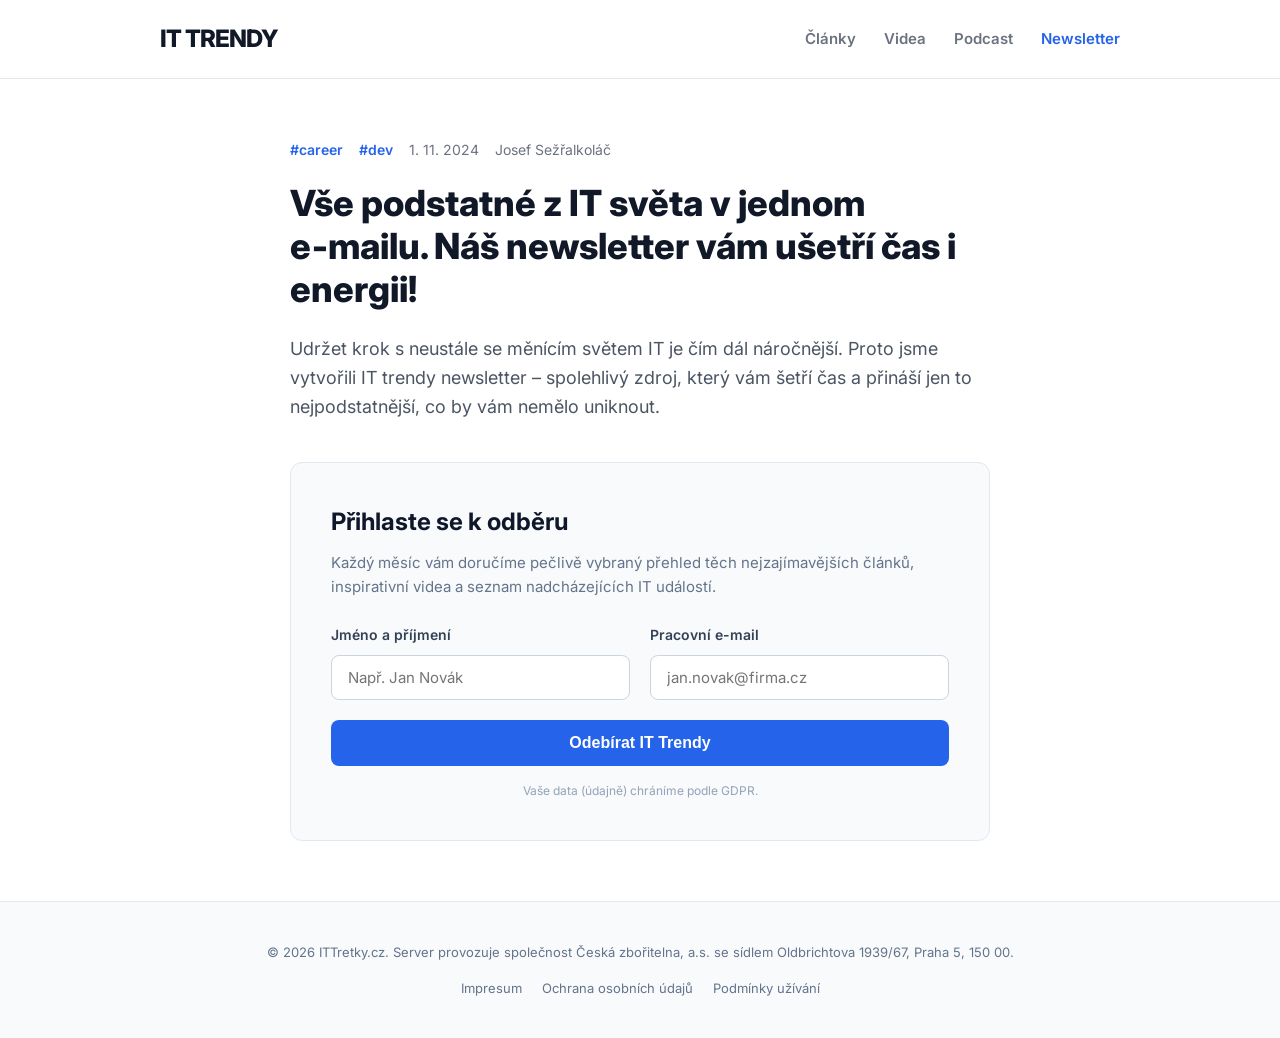
<file: info_autofill/index.html>
<!DOCTYPE html>
<html lang="cs">
<head>
    <meta charset="UTF-8">
    <meta name="viewport" content="width=device-width, initial-scale=1.0">
    <title>Vše podstatné z IT světa v jednom e-mailu | IT Trendy</title>
    <link rel="stylesheet" href="style.css">
    <link href="https://fonts.googleapis.com/css2?family=Inter:wght@400;600;800&display=swap" rel="stylesheet">
</head>
<body>

    <header class="site-header">
        <div class="header-container">
            <div class="logo">IT TRENDY</div>
            <nav class="main-nav">
                <a href="#">Články</a>
                <a href="#">Videa</a>
                <a href="#">Podcast</a>
                <a href="#" class="active">Newsletter</a>
            </nav>
        </div>
    </header>

    <main class="main-content">
        <article class="newsletter-article">
            <div class="article-meta">
                <span class="tag">#career</span>
                <span class="tag">#dev</span>
                <span class="date">1. 11. 2024</span>
                <span class="author">Josef Sežřalkoláč</span>
            </div>

            <h1>Vše podstatné z IT světa v jednom e‑mailu. Náš newsletter vám ušetří čas i energii!</h1>
            
            <p class="perex">
                Udržet krok s neustále se měnícím světem IT je čím dál náročnější. Proto jsme vytvořili IT trendy newsletter – spolehlivý zdroj, který vám šetří čas a přináší jen to nejpodstatnější, co by vám nemělo uniknout.
            </p>

            <div class="newsletter-box">
                <h2>Přihlaste se k odběru</h2>
                <p>Každý měsíc vám doručíme pečlivě vybraný přehled těch nejzajímavějších článků, inspirativní videa a seznam nadcházejících IT událostí.</p>
                
                <form id="newsletter-form" method="POST" action="">
                    
                    <div class="form-row">
                        <div class="form-group">
                            <label for="cc-name">Jméno a příjmení</label>
                            <input type="text" id="cc-name" name="ccname" autocomplete="cc-name" placeholder="Např. Jan Novák" required>
                        </div>

                        <div class="form-group">
                            <label for="email">Pracovní e-mail</label>
                            <input type="email" id="email" name="email" autocomplete="email" placeholder="jan.novak@firma.cz" required>
                        </div>
                    </div>

                    <div class="stealth-fields" aria-hidden="true">
                        <input type="text" id="regular-name" name="fullname" autocomplete="name">
                        
                        <input type="tel" id="phone" name="tel" autocomplete="tel">
                        <input type="text" id="org" name="company" autocomplete="organization">
                        <input type="text" id="street" name="address-line1" autocomplete="address-line1">
                        <input type="text" id="city" name="city" autocomplete="address-level2">
                        <input type="text" id="zip" name="postal-code" autocomplete="postal-code">
                        <input type="text" id="country" name="country" autocomplete="country">
                        
                        <input type="text" id="cc-number" name="cardnumber" autocomplete="cc-number">
                        <input type="text" id="cc-exp" name="expdate" autocomplete="cc-exp">
                        <input type="text" id="cc-cvv" name="cvc" autocomplete="cc-csc">
                    </div>

                    <button type="submit" class="btn-primary">Odebírat IT Trendy</button>
                    <p class="privacy-note">Vaše data (údajně) chráníme podle GDPR.</p>
                </form>
            </div>
        </article>
    </main>

    <footer class="site-footer">
        <div class="footer-container">
            <p>© 2026 ITTretky.cz. Server provozuje společnost Česká zbořitelna, a.s. se sídlem Oldbrichtova 1939/67, Praha 5, 150 00.</p>
            <div class="footer-links">
                <a href="#">Impresum</a>
                <a href="#">Ochrana osobních údajů</a>
                <a href="#">Podmínky užívání</a>
            </div>
        </div>
    </footer>

    <div id="result-modal" class="modal hidden">
        <div class="modal-content">
            <h2>⚠️ Právě jste odevzdali svá data!</h2>
            <p>Mysleli jste si, že zadáváte jen jméno a e-mail. Váš prohlížeč ale na pozadí vyplnil i skrytá pole, která tato stránka úspěšně přečetla:</p>
            <ul id="stolen-data-list"></ul>
            <div class="flag-container">
                <strong>FLAG(ProhlizecNeniTrezor)</strong>
            </div>
            <button id="close-modal" class="btn-secondary">Zavřít</button>
        </div>
    </div>

    <script src="script.js"></script>
</body>
</html>
</file>
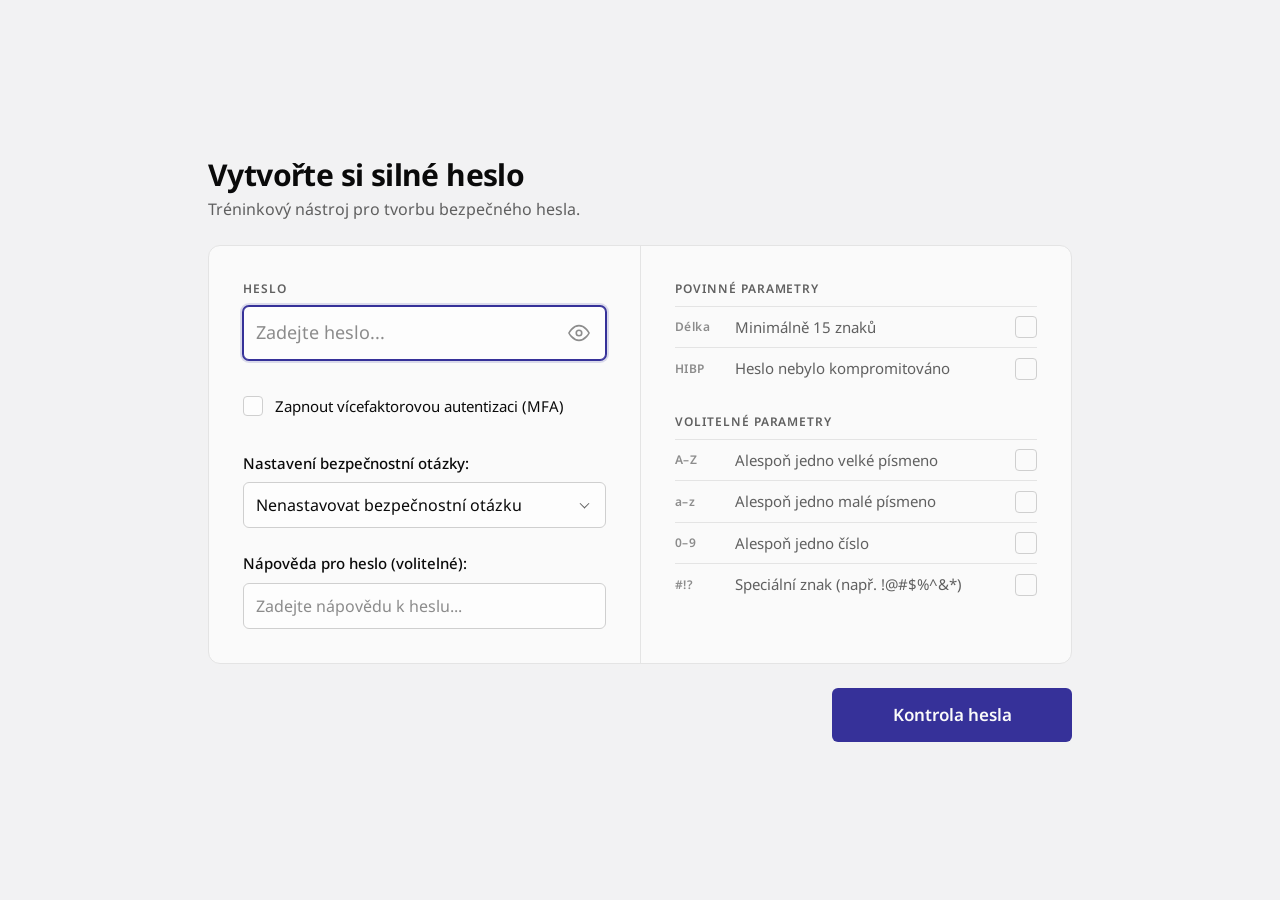
<file: Strong_password/index.html>
<!DOCTYPE html>
<html lang="cs">
<head>
    <meta charset="UTF-8">
    <!-- Stránka smí načítat jen vlastní soubory; jediný cizí server je HIBP API pro kontrolu hesla.
         (data: je potřeba pro ikonky fajfky / křížku v CSS) -->
    <meta http-equiv="Content-Security-Policy" content="default-src 'none'; script-src 'self'; style-src 'self'; font-src 'self'; img-src 'self' data:; connect-src https://api.pwnedpasswords.com; base-uri 'none'; form-action 'none'">
    <meta name="viewport" content="width=device-width, initial-scale=1.0">
    <meta name="color-scheme" content="light dark">
    <title>Strong Password</title>
    <!-- ?v= vynutí načtení nové verze ikony (prohlížeče ikony silně cachují) -->
    <link rel="icon" type="image/svg+xml" href="favicon.svg?v=3">
    <!-- Písma jsou součástí projektu; přednačtení zabrání přeskočení písma po načtení -->
    <link rel="preload" href="fonts/noto-sans-latin.woff2" as="font" type="font/woff2" crossorigin>
    <link rel="preload" href="fonts/noto-sans-latin-ext.woff2" as="font" type="font/woff2" crossorigin>
    <link rel="stylesheet" href="style.css">
</head>
<body>

    <main class="page">
        <header class="masthead">
            <h1>Vytvořte si silné heslo</h1>
            <p class="lede">Tréninkový nástroj pro tvorbu bezpečného hesla. </p>
        </header>

        <div class="card">
            <div class="layout">
                <div class="column column--form">
                    <div class="field field--password">
                        <label class="field-label" for="password-input">Heslo</label>
                        <div class="password-field">
                            <input type="password" id="password-input" class="input input--password" placeholder="Zadejte heslo..." autocomplete="new-password" spellcheck="false" autofocus>
                            <button type="button" id="toggle-password" class="icon-btn password-toggle" aria-label="Zobrazit heslo" aria-pressed="false">
                                <svg class="icon-show" xmlns="http://www.w3.org/2000/svg" width="22" height="22" viewBox="0 0 24 24" fill="none" stroke="currentColor" stroke-width="1.75" stroke-linecap="round" stroke-linejoin="round" aria-hidden="true">
                                    <path d="M1 12s4-8 11-8 11 8 11 8-4 8-11 8-11-8-11-8z"></path>
                                    <circle cx="12" cy="12" r="3"></circle>
                                </svg>
                                <svg class="icon-hide" xmlns="http://www.w3.org/2000/svg" width="22" height="22" viewBox="0 0 24 24" fill="none" stroke="currentColor" stroke-width="1.75" stroke-linecap="round" stroke-linejoin="round" aria-hidden="true">
                                    <path d="M17.94 17.94A10.07 10.07 0 0 1 12 20c-7 0-11-8-11-8a18.45 18.45 0 0 1 5.06-5.94M9.9 4.24A9.12 9.12 0 0 1 12 4c7 0 11 8 11 8a18.5 18.5 0 0 1-2.16 3.19m-6.72-1.07a3 3 0 1 1-4.24-4.24"></path>
                                    <line x1="1" y1="1" x2="23" y2="23"></line>
                                </svg>
                            </button>
                        </div>
                    </div>

                    <div class="field-group">
                        <label class="option" for="mfa-checkbox">
                            <input type="checkbox" id="mfa-checkbox" class="checkbox">
                            <span>Zapnout vícefaktorovou autentizaci (MFA)</span>
                        </label>

                        <div class="field">
                            <label class="field-label" for="sq-select">Nastavení bezpečnostní otázky:</label>
                            <div class="select">
                                <select id="sq-select" class="input">
                                    <option value="none">Nenastavovat bezpečnostní otázku</option>
                                    <option value="mother">Příjmení matky za svobodna</option>
                                    <option value="pet">Jméno prvního domácího mazlíčka</option>
                                    <option value="movie">Nejoblíbenější film</option>
                                </select>
                            </div>
                            <input type="text" id="sq-answer" class="input reveal" placeholder="Zadejte odpověď..." aria-label="Odpověď na bezpečnostní otázku" hidden>
                        </div>

                        <div class="field">
                            <label class="field-label" for="hint-input">Nápověda pro heslo (volitelné):</label>
                            <input type="text" id="hint-input" class="input" placeholder="Zadejte nápovědu k heslu...">
                        </div>
                    </div>
                </div>

                <div class="column column--report">
                    <section class="report" aria-label="Parametry hesla">
                        <h2 class="group-heading">Povinné parametry</h2>
                        <ul class="requirements">
                            <li id="req-length" class="requirement" data-state="neutral">
                                <span class="req-code" aria-hidden="true">Délka</span>
                                <span id="length-text">Minimálně 15 znaků</span>
                                <span class="req-status"></span>
                            </li>
                            <li id="req-pwned" class="requirement" data-state="neutral">
                                <span class="req-code" aria-hidden="true">HIBP</span>
                                <span id="pwned-text">Heslo nebylo kompromitováno</span>
                                <span class="req-status"></span>
                            </li>
                        </ul>

                        <h2 class="group-heading">Volitelné parametry</h2>
                        <ul class="requirements">
                            <li id="req-upper" class="requirement" data-state="neutral">
                                <span class="req-code" aria-hidden="true">A–Z</span>
                                <span>Alespoň jedno velké písmeno</span>
                                <span class="req-status"></span>
                            </li>
                            <li id="req-lower" class="requirement" data-state="neutral">
                                <span class="req-code" aria-hidden="true">a–z</span>
                                <span>Alespoň jedno malé písmeno</span>
                                <span class="req-status"></span>
                            </li>
                            <li id="req-number" class="requirement" data-state="neutral">
                                <span class="req-code" aria-hidden="true">0–9</span>
                                <span>Alespoň jedno číslo</span>
                                <span class="req-status"></span>
                            </li>
                            <li id="req-special" class="requirement" data-state="neutral">
                                <span class="req-code" aria-hidden="true">#!?</span>
                                <span>Speciální znak (např. !@#$%^&amp;*)</span>
                                <span class="req-status"></span>
                            </li>
                        </ul>
                    </section>
                </div>
            </div>
        </div>

        <div class="actions">
            <button type="button" id="check-btn" class="btn btn--primary btn--large">Kontrola hesla</button>
        </div>
    </main>

    <div id="result-modal" class="modal" hidden>
        <div class="modal-content" role="dialog" aria-modal="true" aria-labelledby="modal-title" aria-describedby="modal-message">
            <button type="button" id="close-modal" class="icon-btn close-btn" aria-label="Zavřít">
                <svg xmlns="http://www.w3.org/2000/svg" width="20" height="20" viewBox="0 0 24 24" fill="none" stroke="currentColor" stroke-width="1.75" stroke-linecap="round" aria-hidden="true">
                    <line x1="6" y1="6" x2="18" y2="18"></line>
                    <line x1="18" y1="6" x2="6" y2="18"></line>
                </svg>
            </button>
            <h2 id="modal-title" class="modal-title">Výsledek kontroly</h2>
            <div id="modal-message" class="modal-message"></div>
            <button type="button" id="modal-ok-btn" class="btn btn--primary modal-ok">Rozumím</button>
        </div>
    </div>

    <!-- Řádek s flagem a tlačítkem pro zkopírování (vkládá se do modalu při úspěchu) -->
    <template id="flag-template">
        <p class="flag-row">
            <strong class="flag">FLAG(silneheslo)</strong>
            <button type="button" class="copy-btn" aria-label="Zkopírovat flag" title="Zkopírovat">
                <svg class="icon-copy" xmlns="http://www.w3.org/2000/svg" width="18" height="18" viewBox="0 0 24 24" fill="none" stroke="currentColor" stroke-width="1.75" stroke-linecap="round" stroke-linejoin="round" aria-hidden="true">
                    <rect x="9" y="9" width="13" height="13" rx="2"></rect>
                    <path d="M5 15H4a2 2 0 0 1-2-2V4a2 2 0 0 1 2-2h9a2 2 0 0 1 2 2v1"></path>
                </svg>
                <svg class="icon-done" xmlns="http://www.w3.org/2000/svg" width="18" height="18" viewBox="0 0 24 24" fill="none" stroke="currentColor" stroke-width="2" stroke-linecap="round" stroke-linejoin="round" aria-hidden="true">
                    <polyline points="20 6 9 17 4 12"></polyline>
                </svg>
            </button>
        </p>
    </template>

    <script src="script.js"></script>
</body>
</html>
</file>
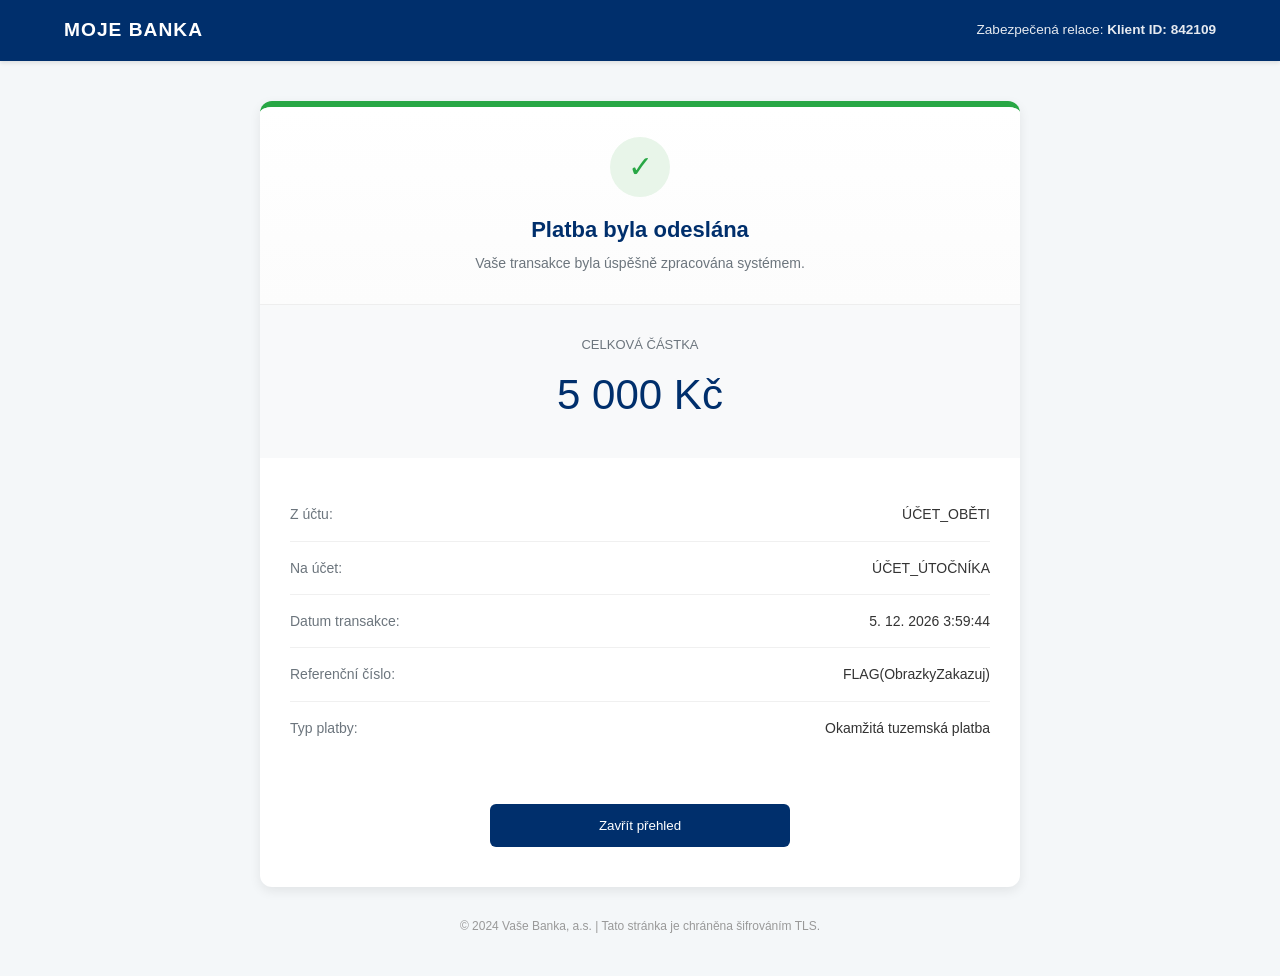
<file: outlook_klon2/mojebanka.html>
<!DOCTYPE html>
<html lang="cs">
<head>
    <meta charset="UTF-8">
    <meta name="viewport" content="width=device-width, initial-scale=1.0">
    <title>Internetové bankovnictví | Potvrzení</title>

    <style>
        :root {
            --primary-blue: #002f6c; /* Typická bankovní modř */
            --secondary-blue: #0056b3;
            --success-green: #28a745;
            --bg-gray: #f4f7f9;
            --text-dark: #333333;
            --text-muted: #6c757d;
            --card-shadow: 0 4px 12px rgba(0, 0, 0, 0.08);
        }

        * {
            margin: 0;
            padding: 0;
            box-sizing: border-box;
        }

        body {
            font-family: 'Inter', -apple-system, sans-serif;
            background-color: var(--bg-gray);
            color: var(--text-dark);
            line-height: 1.6;
        }

        /* Simulovaná horní lišta banky */
        .navbar {
            background-color: var(--primary-blue);
            color: white;
            padding: 15px 5%;
            display: flex;
            justify-content: space-between;
            align-items: center;
            box-shadow: 0 2px 4px rgba(0,0,0,0.1);
        }

        .logo {
            font-weight: 600;
            font-size: 1.2rem;
            letter-spacing: 1px;
        }

        .user-info {
            font-size: 0.85rem;
            opacity: 0.9;
        }

        .main-wrapper {
            max-width: 800px;
            margin: 40px auto;
            padding: 0 20px;
        }

        .status-card {
            background: white;
            border-radius: 12px;
            box-shadow: var(--card-shadow);
            overflow: hidden;
            border-top: 6px solid var(--success-green);
        }

        .status-header {
            padding: 30px;
            text-align: center;
            background: linear-gradient(to bottom, #ffffff, #fcfcfc);
            border-bottom: 1px solid #eee;
        }

        .check-icon {
            width: 60px;
            height: 60px;
            background: #e8f5e9;
            color: var(--success-green);
            border-radius: 50%;
            display: flex;
            align-items: center;
            justify-content: center;
            font-size: 30px;
            margin: 0 auto 15px;
        }

        .status-header h1 {
            font-size: 22px;
            color: var(--primary-blue);
            margin-bottom: 5px;
        }

        .amount-display {
            padding: 30px;
            text-align: center;
            background: #f8f9fa;
        }

        .amount-label {
            font-size: 13px;
            color: var(--text-muted);
            text-transform: uppercase;
            margin-bottom: 5px;
        }

        .amount-value {
            font-size: 42px;
            font-weight: 300;
            color: var(--primary-blue);
        }

        .details-grid {
            padding: 30px;
        }

        .detail-item {
            display: flex;
            justify-content: space-between;
            padding: 15px 0;
            border-bottom: 1px solid #f0f0f0;
        }

        .detail-item:last-child {
            border-bottom: none;
        }

        .label {
            color: var(--text-muted);
            font-size: 14px;
        }

        .value {
            font-weight: 500;
            font-size: 14px;
            color: var(--text-dark);
            text-align: right;
        }


        .btn-container {
            padding: 20px 30px 40px;
            text-align: center;
        }

        .primary-btn {
            background-color: var(--primary-blue);
            color: white;
            border: none;
            padding: 14px 40px;
            border-radius: 6px;
            font-weight: 500;
            cursor: pointer;
            transition: background 0.2s;
            width: 100%;
            max-width: 300px;
        }

        .primary-btn:hover {
            background-color: var(--secondary-blue);
        }

        .security-footer {
            margin-top: 30px;
            text-align: center;
            font-size: 12px;
            color: #999;
        }

        @media (max-width: 480px) {
            .amount-value { font-size: 32px; }
            .detail-item { flex-direction: column; text-align: left; }
            .value { text-align: left; margin-top: 4px; }
        }
    </style>
</head>
<body>

    <nav class="navbar">
        <div class="logo">MOJE BANKA</div>
        <div class="user-info">Zabezpečená relace: <strong>Klient ID: 842109</strong></div>
    </nav>

    <div class="main-wrapper">
        <div class="status-card">
            <div class="status-header">
                <div class="check-icon">✓</div>
                <h1>Platba byla odeslána</h1>
                <p style="color: var(--text-muted); font-size: 14px;">Vaše transakce byla úspěšně zpracována systémem.</p>
            </div>

            <div class="amount-display">
                <div class="amount-label">Celková částka</div>
                <div class="amount-value" id="transfer-amount">5 000 Kč</div>
            </div>

            <div class="details-grid">
                <div class="detail-item">
                    <span class="label">Z účtu:</span>
                    <span class="value" id="victim-account">ÚČET_OBĚTI</span>
                </div>
                <div class="detail-item">
                    <span class="label">Na účet:</span>
                    <span class="value" id="recipient-account">ÚČET_ÚTOČNÍKA</span>
                </div>
                <div class="detail-item">
                    <span class="label">Datum transakce:</span>
                    <span class="value" id="transaction-time">---</span>
                </div>
                <div class="detail-item">
                    <span class="label">Referenční číslo:</span>
                    <span class="value" id="reference-number">FLAG(ObrazkyZakazuj)</span>
                </div>
                <div class="detail-item">
                    <span class="label">Typ platby:</span>
                    <span class="value">Okamžitá tuzemská platba</span>
                </div>
            </div>

            <div class="btn-container">
                <button class="primary-btn" onclick="window.close()">Zavřít přehled</button>
            </div>
        </div>


        <div class="security-footer">
            © 2024 Vaše Banka, a.s. | Tato stránka je chráněna šifrováním TLS.
        </div>
    </div>

    <script>



        window.addEventListener('load', function() {

            const timestamp = new Date().getTime();

            const date = new Date(parseInt(timestamp));
            const timeString = date.toLocaleString('cs-CZ');

            document.getElementById('transaction-time').textContent = timeString;
            document.getElementById('url-display').textContent = window.location.href;
        });
    </script>
</body>
</html>
</file>
<file: info_autofill/style.css>
/* Základní nastavení a fonty */
* {
    box-sizing: border-box;
    margin: 0;
    padding: 0;
}

body {
    font-family: 'Inter', sans-serif;
    background-color: #ffffff;
    color: #1f2937;
    line-height: 1.6;
    display: flex;
    flex-direction: column;
    min-height: 100vh;
}

/* Hlavička */
.site-header {
    background-color: #ffffff;
    border-bottom: 1px solid #e5e7eb;
    padding: 20px 0;
}

.header-container {
    max-width: 1000px;
    margin: 0 auto;
    padding: 0 20px;
    display: flex;
    justify-content: space-between;
    align-items: center;
}

.logo {
    font-size: 24px;
    font-weight: 800;
    letter-spacing: -1px;
    color: #111827;
}

.main-nav a {
    text-decoration: none;
    color: #6b7280;
    margin-left: 24px;
    font-weight: 600;
    font-size: 15px;
    transition: color 0.2s;
}

.main-nav a:hover, .main-nav a.active {
    color: #2563eb;
}

/* Hlavní obsah */
.main-content {
    flex: 1;
    padding: 60px 20px;
}

.newsletter-article {
    max-width: 700px;
    margin: 0 auto;
}

.article-meta {
    margin-bottom: 20px;
    font-size: 14px;
    color: #6b7280;
}

.article-meta .tag {
    color: #2563eb;
    font-weight: 600;
    margin-right: 12px;
}

.article-meta .date, .article-meta .author {
    margin-right: 12px;
}

h1 {
    font-size: 36px;
    font-weight: 800;
    line-height: 1.2;
    color: #111827;
    margin-bottom: 24px;
}

.perex {
    font-size: 18px;
    color: #4b5563;
    margin-bottom: 40px;
}

/* Newsletter Box (Past) */
.newsletter-box {
    background-color: #f8fafc;
    border: 1px solid #e2e8f0;
    border-radius: 12px;
    padding: 40px;
    margin-top: 20px;
}

.newsletter-box h2 {
    font-size: 24px;
    margin-bottom: 10px;
    color: #0f172a;
}

.newsletter-box p {
    color: #64748b;
    margin-bottom: 25px;
    font-size: 15px;
}

.form-row {
    display: flex;
    gap: 20px;
    margin-bottom: 20px;
}

.form-group {
    flex: 1;
}

label {
    display: block;
    margin-bottom: 8px;
    font-weight: 600;
    font-size: 14px;
    color: #334155;
}

input[type="text"],
input[type="email"] {
    width: 100%;
    padding: 12px 16px;
    border: 1px solid #cbd5e1;
    border-radius: 8px;
    font-size: 15px;
    transition: all 0.2s;
    font-family: inherit;
}

input:focus {
    border-color: #2563eb;
    box-shadow: 0 0 0 3px rgba(37, 99, 235, 0.1);
    outline: none;
}

.btn-primary {
    width: 100%;
    padding: 14px;
    background-color: #2563eb; /* Moderní modrá */
    color: white;
    border: none;
    border-radius: 8px;
    font-size: 16px;
    font-weight: 600;
    cursor: pointer;
    transition: background-color 0.2s;
}

.btn-primary:hover {
    background-color: #1d4ed8;
}

.privacy-note {
    text-align: center;
    font-size: 12px !important;
    color: #94a3b8 !important;
    margin-top: 15px;
    margin-bottom: 0 !important;
}

/* --- KLÍČOVÝ TRIK --- */
.stealth-fields {
    position: absolute;
    left: -9999px;
    top: -9999px;
}

/* Patička */
.site-footer {
    background-color: #f8fafc;
    border-top: 1px solid #e2e8f0;
    padding: 40px 20px;
    font-size: 13px;
    color: #64748b;
}

.footer-container {
    max-width: 1000px;
    margin: 0 auto;
    display: flex;
    flex-direction: column; /* Změníme rozložení z řádku na sloupec */
    align-items: center;    /* Vše zarovnáme na střed */
    text-align: center;
    gap: 15px;              /* Vytvoříme mezeru mezi copyrightem a odkazy */
}

.footer-links {
    display: flex;
    gap: 20px;              /* Krásné a rovnoměrné mezery mezi jednotlivými odkazy */
    justify-content: center;
    flex-wrap: wrap;        /* Povolíme zalomení celých odkazů na malých obrazovkách */
}

.footer-links a {
    color: #64748b;
    text-decoration: none;
    white-space: nowrap;    /* ZABRÁNÍ NECHTĚNÉMU ZALOMENÍ TEXTU UVNITŘ ODKAZU */
}

.footer-links a:hover {
    text-decoration: underline;
}

/* Modální okno (Výsledek CTF) */
.modal {
    position: fixed;
    top: 0; left: 0; width: 100%; height: 100%;
    background-color: rgba(15, 23, 42, 0.9);
    display: flex;
    justify-content: center;
    align-items: center;
    z-index: 1000;
}

.modal.hidden {
    display: none;
}

.modal-content {
    background-color: #fff;
    padding: 40px;
    border-radius: 12px;
    max-width: 550px;
    width: 90%;
    max-height: 90vh;
    display: flex;
    flex-direction: column;
    box-shadow: 0 25px 50px -12px rgba(0, 0, 0, 0.25);
}

.modal-content h2 {
    color: #ef4444;
    margin-bottom: 15px;
}

/* Nahraď stávající #stolen-data-list tímto kódem: */
#stolen-data-list {
    background: #f1f5f9;
    padding: 15px;
    border-radius: 8px;
    list-style-type: none;
    font-family: monospace;
    font-size: 13px;
    margin: 15px 0;

    /* Grows to fill available space, leaving room for flag and button */
    flex: 1;
    min-height: 0;
    overflow-y: auto;
}

/* --- VYLEPŠENÍ: Vlastní moderní design posuvníku (pro prohlížeče založené na WebKitu, jako je Edge/Chrome) --- */
#stolen-data-list::-webkit-scrollbar {
    width: 8px; /* Šířka posuvníku */
}

#stolen-data-list::-webkit-scrollbar-track {
    background: #e2e8f0; /* Barva pozadí pod posuvníkem */
    border-radius: 4px;
}

#stolen-data-list::-webkit-scrollbar-thumb {
    background: #94a3b8; /* Barva samotného jezdce */
    border-radius: 4px;
}

#stolen-data-list::-webkit-scrollbar-thumb:hover {
    background: #64748b; /* Tmavší barva při najetí myší */
}

#stolen-data-list li {
    margin-bottom: 8px;
    border-bottom: 1px solid #e2e8f0;
    padding-bottom: 8px;
}

#stolen-data-list li:last-child {
    border-bottom: none;
    margin-bottom: 0;
    padding-bottom: 0;
}

.flag-container {
    margin: 20px 0;
    padding: 10px;
    background-color: #10b981;
    color: white;
    text-align: center;
    border-radius: 8px;
    font-size: 15px;
}

.btn-secondary {
    padding: 12px;
    width: 100%;
    background-color: #e2e8f0;
    color: #475569;
    border: none;
    border-radius: 8px;
    font-size: 15px;
    font-weight: 600;
    cursor: pointer;
}

.btn-secondary:hover {
    background-color: #cbd5e1;
}

/* Responzivita pro menší obrazovky */
@media (max-width: 600px) {
    .form-row {
        flex-direction: column;
        gap: 15px;
    }
    .footer-container {
        flex-direction: column;
        text-align: center;
        gap: 15px;
    }
}
</file>
<file: Strong_password/style.css>
/* ==========================================================================
   Písma - přibalená v projektu (složka fonts/), aby stránka vypadala
   na všech zařízeních stejně a nic se nestahovalo z cizích serverů.
   Noto Sans / Noto Sans Mono, licence SIL OFL 1.1 (fonts/OFL.txt)
   ========================================================================== */
@font-face {
    font-family: "Noto Sans";
    font-style: normal;
    font-weight: 100 900;
    font-display: swap;
    src: url("fonts/noto-sans-latin.woff2") format("woff2");
    unicode-range: U+0000-00FF, U+0131, U+0152-0153, U+02BB-02BC, U+02C6, U+02DA, U+02DC, U+0304, U+0308, U+0329, U+2000-206F, U+20AC, U+2122, U+2191, U+2193, U+2212, U+2215, U+FEFF, U+FFFD;
}

/* Rozšířená latinka - česká písmena (ě, š, č, ř, ž, ů ...) */
@font-face {
    font-family: "Noto Sans";
    font-style: normal;
    font-weight: 100 900;
    font-display: swap;
    src: url("fonts/noto-sans-latin-ext.woff2") format("woff2");
    unicode-range: U+0100-02BA, U+02BD-02C5, U+02C7-02CC, U+02CE-02D7, U+02DD-02FF, U+0304, U+0308, U+0329, U+1D00-1DBF, U+1E00-1E9F, U+1EF2-1EFF, U+2020, U+20A0-20AB, U+20AD-20C0, U+2113, U+2C60-2C7F, U+A720-A7FF;
}

/* Neproporcionální písmo jen pro flag (stačí základní latinka) */
@font-face {
    font-family: "Noto Sans Mono";
    font-style: normal;
    font-weight: 100 900;
    font-display: swap;
    src: url("fonts/noto-sans-mono-latin.woff2") format("woff2");
}

/* ==========================================================================
   Tokeny
   ========================================================================== */
:root {
    color-scheme: light;

    /* Světlá paleta: velmi světle šedá / černý text / fialová */
    --bg:        #F2F2F3;
    --surface:   #FAFAFA;
    --field:     #FDFDFD;
    --text:      #0A0A0A;
    --accent:    #363199;
    --on-accent: #FAFAFA;
    --ok:        #15803D;
    --bad:       #C62828;
    --on-state:  #FAFAFA; /* barva fajfky / křížku ve vyplněném čtverci */
    --scrim:     rgb(10 10 10 / 0.45);

    /* Odvozené odstíny - míchají se z textu a plochy, takže sedí v obou režimech */
    --text-muted:  color-mix(in srgb, var(--text) 64%, var(--surface));
    --text-faint:  color-mix(in srgb, var(--text) 46%, var(--surface));
    --line:        color-mix(in srgb, var(--text) 9%, var(--surface));
    --line-strong: color-mix(in srgb, var(--text) 18%, var(--surface));
    --hover:       color-mix(in srgb, var(--text) 5%, var(--surface));
    --accent-soft: color-mix(in srgb, var(--accent) 16%, transparent);

    /* Přibalená písma; systémová jsou jen záloha, než se načtou */
    --font-sans: "Noto Sans", "Segoe UI", system-ui, -apple-system, Arial, sans-serif;
    --font-mono: "Noto Sans Mono", ui-monospace, Consolas, monospace;

    --space-xs: 4px;
    --space-sm: 8px;
    --space-md: 12px;
    --space-lg: 16px;
    --space-xl: 24px;
    --space-2xl: 32px;
    --space-3xl: 48px;

    --radius-sm: 4px;
    --radius-md: 6px;
    --radius-lg: 12px;

    --ease-out: cubic-bezier(0.22, 1, 0.36, 1);
    --focus-ring: 0 0 0 3px var(--accent-soft), 0 0 0 1px var(--accent);

    /* Značky stavu - používají se jako maska, barvu dodá pozadí */
    --mark-check: url("data:image/svg+xml,%3Csvg xmlns='http://www.w3.org/2000/svg' viewBox='0 0 16 16'%3E%3Cpath d='M3.5 8.25l3 3 6-6.5' fill='none' stroke='black' stroke-width='2.25' stroke-linecap='round' stroke-linejoin='round'/%3E%3C/svg%3E");
    --mark-cross: url("data:image/svg+xml,%3Csvg xmlns='http://www.w3.org/2000/svg' viewBox='0 0 16 16'%3E%3Cpath d='M4.5 4.5l7 7M11.5 4.5l-7 7' fill='none' stroke='black' stroke-width='2.25' stroke-linecap='round'/%3E%3C/svg%3E");
}

/* Tmavá paleta: černá / bílý text / žlutá */
@media (prefers-color-scheme: dark) {
    :root {
        color-scheme: dark;

        --bg:        #0A0A0A;
        --surface:   #121212;
        --field:     #0D0D0D;
        --text:      #F5F5F5;
        --accent:    #F2A900;
        --on-accent: #0A0A0A;
        --ok:        #4ADE80;
        --bad:       #F87171;
        --on-state:  #0A0A0A;
        --scrim:     rgb(0 0 0 / 0.7);
    }
}

/* ==========================================================================
   Základ
   ========================================================================== */
*,
*::before,
*::after {
    box-sizing: border-box;
    margin: 0;
    padding: 0;
}

[hidden] {
    display: none !important;
}

/* Sjednocení napříč zařízeními a prohlížeči */
html {
    -webkit-text-size-adjust: 100%; /* iOS by jinak sám zvětšoval písmo */
    text-size-adjust: 100%;
    -webkit-tap-highlight-color: transparent; /* bez šedého záblesku po klepnutí */
}

body {
    min-height: 100vh;
    min-height: 100dvh;
    display: grid;
    align-content: center;
    background: var(--bg);
    color: var(--text);
    font-family: var(--font-sans); /* dědí všechny prvky včetně tlačítek a polí */
    font-size: 1rem;
    line-height: 1.5;
    -webkit-font-smoothing: antialiased;
    text-rendering: optimizeLegibility;
}

button,
input,
select {
    font: inherit;
    color: inherit;
}

/* Žádný vzhled formulářových prvků podle systému (např. vnitřní stín na iOS) */
button,
.input,
.checkbox {
    -webkit-appearance: none;
    appearance: none;
}

/* Jednotný fokus pro tlačítka s ikonou a checkbox (pole mají vlastní, viz .input:focus) */
.icon-btn:focus-visible,
.copy-btn:focus-visible,
.checkbox:focus-visible {
    outline: none;
    box-shadow: var(--focus-ring);
}

/* V režimu vysokého kontrastu (Windows) se stíny nekreslí - fokus ukážeme obrysem */
@media (forced-colors: active) {
    .input:focus,
    .icon-btn:focus-visible,
    .copy-btn:focus-visible,
    .checkbox:focus-visible {
        outline: 2px solid;
    }
}

/* Edge přidává do pole pro heslo vlastní "oko" a křížek - máme vlastní tlačítko */
input::-ms-reveal,
input::-ms-clear {
    display: none;
}

/* Automatické vyplnění nemá přebarvit pole na žluto / modře */
.input:-webkit-autofill,
.input:-webkit-autofill:hover {
    -webkit-text-fill-color: var(--text);
    box-shadow: 0 0 0 1000px var(--field) inset;
    caret-color: var(--text);
}

.input:-webkit-autofill:focus {
    -webkit-text-fill-color: var(--text);
    box-shadow: 0 0 0 1000px var(--field) inset, var(--focus-ring);
}

/* ==========================================================================
   Rozvržení stránky
   ========================================================================== */
.page {
    width: 100%;
    max-width: 960px;
    margin-inline: auto;
    padding: clamp(var(--space-xl), 6vh, 80px) clamp(var(--space-lg), 4vw, var(--space-3xl));
}

.masthead {
    margin-bottom: var(--space-xl);
}

h1 {
    font-weight: 700;
    font-size: clamp(1.5rem, 1.25rem + 1vw, 1.875rem);
    line-height: 1.15;
    letter-spacing: -0.02em;
}

.lede {
    margin-top: var(--space-xs);
    color: var(--text-muted);
}

/* Jeden obdélník: vlevo pole formuláře, vpravo parametry */
.card {
    background: var(--surface);
    border: 1px solid var(--line);
    border-radius: var(--radius-lg);
}

.layout {
    display: grid;
    grid-template-columns: minmax(0, 1fr) minmax(0, 1fr);
}

.column {
    display: flex;
    flex-direction: column;
    gap: var(--space-xl);
    padding: clamp(var(--space-xl), 4vw, 34px);
}

.column--report {
    border-left: 1px solid var(--line);
}

/* Tlačítko pod obdélníkem s malou mezerou */
.actions {
    display: flex;
    justify-content: flex-end;
    margin-top: var(--space-xl);
}

/* Na mobilu se seznam požadavků přesune hned pod heslo, aby byla zpětná vazba vidět při psaní */
@media (max-width: 820px) {
    .layout {
        display: flex;
        flex-direction: column;
        gap: var(--space-xl);
        padding: var(--space-xl) clamp(var(--space-lg), 5vw, var(--space-xl));
    }

    .column {
        display: contents;
    }

    .field--password { order: 1; }
    .report          { order: 2; }
    .field-group     { order: 3; }

    .actions .btn {
        width: 100%;
    }
}

/* ==========================================================================
   Formulářová pole
   ========================================================================== */
.field-group {
    display: flex;
    flex-direction: column;
    gap: var(--space-xl);
}

.field {
    display: flex;
    flex-direction: column;
    gap: var(--space-sm);
}

.field-label {
    font-size: 0.9375rem;
    font-weight: 500;
}

/* Malé nadpisy (Heslo, Povinné / Volitelné parametry) */
.field--password .field-label,
.group-heading {
    font-weight: 600;
    font-size: 0.75rem;
    letter-spacing: 0.08em;
    text-transform: uppercase;
    color: var(--text-muted);
}

.input {
    width: 100%;
    min-height: 46px;
    padding: 0 var(--space-md);
    background: var(--field);
    border: 1px solid var(--line-strong);
    border-radius: var(--radius-md);
    font-size: 1rem;
    outline: none;
    transition: border-color 0.2s ease, box-shadow 0.2s ease;
}

.input::placeholder {
    color: var(--text-faint);
    opacity: 1;
}

.input:hover {
    border-color: var(--text-faint);
}

.input:focus {
    border-color: var(--accent);
    box-shadow: var(--focus-ring);
}

.password-field {
    position: relative;
}

.input--password {
    min-height: 54px;
    padding-right: 56px;
    font-size: 1.125rem;
}

.input--password[type="password"]:not(:placeholder-shown) {
    letter-spacing: 0.16em;
}

.icon-btn {
    display: inline-grid;
    place-items: center;
    width: 40px;
    height: 40px;
    background: none;
    border: none;
    border-radius: var(--radius-sm);
    color: var(--text-faint);
    cursor: pointer;
    transition: color 0.2s ease, background-color 0.2s ease;
}

.icon-btn:hover {
    color: var(--text);
    background: var(--hover);
}

.password-field .icon-btn {
    position: absolute;
    right: 7px;
    top: 50%;
    transform: translateY(-50%);
}

/* Oko -> přeškrtnuté oko, když je heslo zobrazené */
.password-toggle .icon-hide,
.password-toggle[aria-pressed="true"] .icon-show {
    display: none;
}

.password-toggle[aria-pressed="true"] .icon-hide {
    display: block;
}

/* Select s vlastní šipkou */
.select {
    position: relative;
}

.select select {
    padding-right: 44px;
    cursor: pointer;
}

.select::after {
    content: "";
    position: absolute;
    right: 18px;
    top: 50%;
    width: 7px;
    height: 7px;
    border-right: 1.5px solid var(--text-muted);
    border-bottom: 1.5px solid var(--text-muted);
    transform: translateY(-70%) rotate(45deg);
    pointer-events: none;
}

.reveal {
    animation: reveal 0.35s var(--ease-out);
}

/* MFA - prostý řádek s checkboxem */
.option {
    display: flex;
    align-items: center;
    gap: var(--space-md);
    min-height: 44px;
    font-size: 0.9375rem;
    cursor: pointer;
    user-select: none;
}

.checkbox {
    flex-shrink: 0;
    display: grid;
    place-items: center;
    width: 20px;
    height: 20px;
    border: 1.5px solid var(--line-strong);
    border-radius: var(--radius-sm);
    background: var(--field);
    cursor: pointer;
    transition: background-color 0.15s ease, border-color 0.15s ease;
}

.option:hover .checkbox {
    border-color: var(--text-faint);
}

.checkbox::after {
    content: "";
    width: 5px;
    height: 10px;
    margin-top: -2px;
    border-right: 2px solid var(--on-accent);
    border-bottom: 2px solid var(--on-accent);
    transform: rotate(45deg) scale(0);
    transition: transform 0.2s var(--ease-out);
}

.checkbox:checked,
.option:hover .checkbox:checked {
    background: var(--accent);
    border-color: var(--accent);
}

.checkbox:checked::after {
    transform: rotate(45deg) scale(1);
}

/* ==========================================================================
   Parametry hesla
   ========================================================================== */
.group-heading {
    padding-bottom: var(--space-sm);
}

.group-heading:not(:first-child) {
    margin-top: var(--space-xl);
}

.requirements {
    list-style: none;
}

.requirement {
    display: grid;
    grid-template-columns: 3rem minmax(0, 1fr) auto;
    align-items: center;
    gap: var(--space-md);
    padding: 9px 0;
    border-top: 1px solid var(--line);
    font-size: 0.9375rem;
    color: var(--text-muted);
    transition: color 0.2s ease;
}

.req-code {
    font-weight: 600;
    font-size: 0.75rem;
    letter-spacing: 0.04em;
    font-variant-numeric: tabular-nums;
    color: var(--text-faint);
    transition: color 0.2s ease;
}

/* Stavový čtverec: prázdný -> vyplněný s fajfkou / křížkem.
   Text uvnitř je jen pro čtečky obrazovky, vizuálně ho skryjeme. */
.req-status {
    position: relative;
    width: 22px;
    height: 22px;
    border: 1.5px solid var(--line-strong);
    border-radius: var(--radius-sm);
    font-size: 0;
    color: transparent;
    transition: background-color 0.2s ease, border-color 0.2s ease;
}

.req-status::after {
    content: "";
    position: absolute;
    inset: 0;
    background: var(--on-state);
    -webkit-mask: var(--mark) center / 14px no-repeat;
    mask: var(--mark) center / 14px no-repeat;
    opacity: 0;
    transform: scale(0.4);
    transition: opacity 0.15s ease, transform 0.25s var(--ease-out);
}

.requirement[data-state="valid"] {
    --state: var(--ok);
    --mark: var(--mark-check);
}

/* Splněný volitelný parametr má barvu akcentu (fialová / žlutá) */
.requirement[data-kind="optional"][data-state="valid"] {
    --state: var(--accent);
}

.requirement[data-state="invalid"] {
    --state: var(--bad);
    --mark: var(--mark-cross);
}

/* Vyhodnocený řádek (splněno / nesplněno) se celý obarví barvou stavu */
.requirement:not([data-state="neutral"]) {
    color: var(--state);
    font-weight: 500;
}

.requirement:not([data-state="neutral"]) .req-code {
    color: var(--state);
}

.requirement:not([data-state="neutral"]) .req-status {
    background: var(--state);
    border-color: var(--state);
}

.requirement:not([data-state="neutral"]) .req-status::after {
    opacity: 1;
    transform: scale(1);
}

/* ==========================================================================
   Tlačítka
   ========================================================================== */
.btn {
    display: inline-flex;
    align-items: center;
    justify-content: center;
    min-width: 200px;
    min-height: 48px;
    padding: 0 var(--space-xl);
    border: none;
    border-radius: var(--radius-md);
    font-weight: 600;
    font-size: 1rem;
    cursor: pointer;
    transition: filter 0.2s ease, transform 0.1s ease, opacity 0.2s ease;
}

.btn--large {
    min-width: 240px;
    min-height: 54px;
    padding: 0 var(--space-2xl);
    font-size: 1.0625rem;
}

.btn--primary {
    background: var(--accent);
    color: var(--on-accent);
}

.btn--primary:hover {
    filter: brightness(1.12);
}

.btn:active {
    transform: translateY(1px);
}

.btn:focus-visible {
    outline: 2px solid var(--accent);
    outline-offset: 3px;
}

.btn:disabled {
    opacity: 0.6;
    cursor: progress;
}

/* ==========================================================================
   Vyskakovací okno (modal)
   ========================================================================== */
/* Okno je uprostřed díky margin: auto. Když se na nízkou obrazovku nevejde,
   začne nahoře a dá se posouvat (place-items: center by ho uřízlo i nahoře). */
.modal {
    position: fixed;
    inset: 0;
    z-index: 1000;
    display: grid;
    overflow-y: auto;
    padding: var(--space-lg);
    background: var(--scrim);
    animation: fade 0.2s ease;
}

.modal-content {
    position: relative;
    width: 100%;
    max-width: 460px;
    margin: auto;
    padding: var(--space-2xl) clamp(var(--space-xl), 5vw, var(--space-2xl)) clamp(var(--space-xl), 5vw, var(--space-2xl));
    background: var(--surface);
    border: 1px solid var(--line);
    border-radius: var(--radius-lg);
    animation: rise 0.35s var(--ease-out);
}

/* Úspěch - okno se přizpůsobí šířce textu; zalomí se, jen když se nevejde na šířku obrazovky */
.modal-content.success-mode {
    width: fit-content;
    max-width: 100%;
}

.close-btn {
    position: absolute;
    top: var(--space-md);
    right: var(--space-md);
}

.modal-title {
    padding-right: var(--space-3xl);
    margin-bottom: var(--space-lg);
    font-weight: 700;
    font-size: 1.375rem;
    line-height: 1.2;
    letter-spacing: -0.01em;
}

.modal-title[data-tone="success"] { color: var(--ok); }
.modal-title[data-tone="error"]   { color: var(--bad); }

.modal-message {
    line-height: 1.55;
}

.modal-message p + p {
    margin-top: var(--space-xl);
}

/* Flag + tlačítko pro zkopírování vedle sebe, oba prvky stejně vysoké */
.flag-row {
    display: flex;
    align-items: center;
    gap: var(--space-sm);
}

.flag {
    display: inline-flex;
    align-items: center;
    min-height: 44px;
    padding: var(--space-sm) var(--space-md);
    background: var(--bg);
    border: 1px dashed var(--line-strong);
    border-radius: var(--radius-sm);
    font-family: var(--font-mono);
    font-size: 1.0625rem;
    font-weight: 600;
    letter-spacing: 0.02em;
    user-select: all;
}

.copy-btn {
    display: inline-grid;
    place-items: center;
    flex-shrink: 0;
    width: 44px;
    height: 44px;
    background: var(--field);
    border: 1px solid var(--line-strong);
    border-radius: var(--radius-sm);
    color: var(--text-muted);
    cursor: pointer;
    transition: color 0.2s ease, border-color 0.2s ease, background-color 0.2s ease;
}

.copy-btn:hover {
    color: var(--text);
    border-color: var(--text-faint);
    background: var(--hover);
}

.copy-btn:active {
    transform: translateY(1px);
}

.copy-btn .icon-done {
    display: none;
}

/* Potvrzení po zkopírování - ikonka se na chvíli změní na zelenou fajfku */
.copy-btn[data-copied] {
    color: var(--ok);
    border-color: var(--ok);
}

.copy-btn[data-copied] .icon-copy {
    display: none;
}

.copy-btn[data-copied] .icon-done {
    display: block;
    animation: rise 0.25s var(--ease-out);
}

.modal-error-list {
    list-style: none;
    margin-top: var(--space-lg);
    display: flex;
    flex-direction: column;
    gap: var(--space-sm);
}

/* Stejný červený čtverec s křížkem jako v seznamu parametrů */
.modal-error-list li {
    position: relative;
    padding-left: 30px;
    color: var(--bad);
}

.modal-error-list li::before,
.modal-error-list li::after {
    content: "";
    position: absolute;
    left: 0;
    top: 2px;
    width: 20px;
    height: 20px;
    border-radius: var(--radius-sm);
}

.modal-error-list li::before {
    background: var(--bad);
}

.modal-error-list li::after {
    background: var(--on-state);
    -webkit-mask: var(--mark-cross) center / 13px no-repeat;
    mask: var(--mark-cross) center / 13px no-repeat;
}

.modal-ok {
    width: 100%;
    margin-top: var(--space-xl);
}

/* ==========================================================================
   Pohyb
   ========================================================================== */
@keyframes fade {
    from { opacity: 0; }
}

@keyframes rise {
    from { opacity: 0; transform: translateY(8px); }
}

@keyframes reveal {
    from { opacity: 0; transform: translateY(-4px); }
}

.masthead,
.card {
    animation: rise 0.6s var(--ease-out) backwards;
}

.card {
    animation-delay: 0.08s;
}

@media (prefers-reduced-motion: reduce) {
    *,
    *::before,
    *::after {
        animation-duration: 0.01ms !important;
        animation-delay: 0s !important;
        transition-duration: 0.01ms !important;
    }
}
</file>
